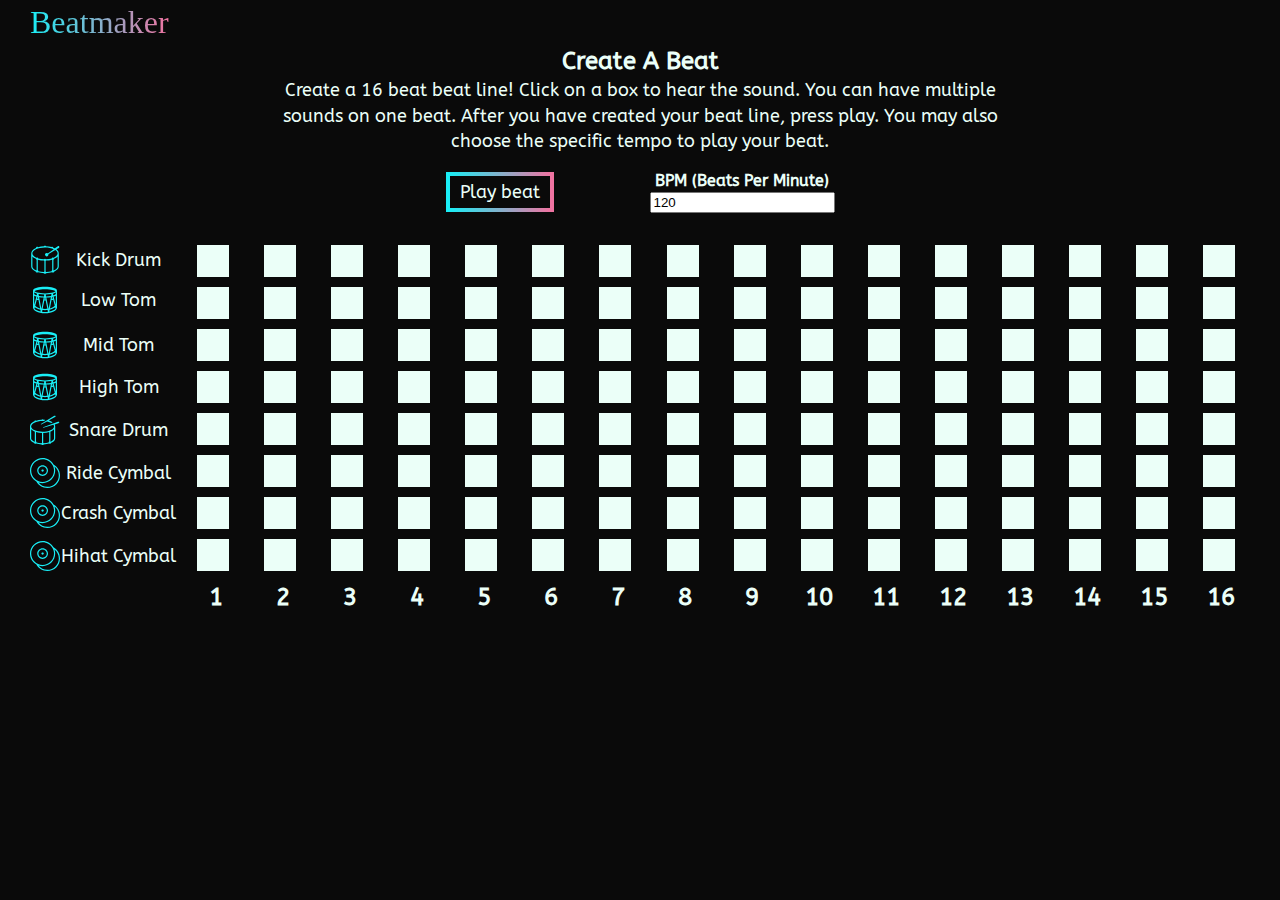
<file: beatmaker/createbeat.html>
<DOCTYPE! html>
<html lang="en" dir="ltr">
    <head>
        <meta charset="utf-8">
        <meta content="width=device-width, initial-scale=1" name="viewport" />
        <title>Beatmaker</title>
<link rel="stylesheet" href="style_createbeat.css">
    </head>
    <body>
<!--<div class="wrapper">-->
 <nav>
     <a id="title" href="index.html">Beatmaker</a>
  </nav>
  <section id="intro">
    <div id="createbeat"><h2>Create A Beat</h2></div>
    <div id="instructions"><p>Create a 16 beat beat line! Click on a box to hear the sound. You can have multiple sounds on one beat. After you have created your beat line, press play. You may also choose the specific tempo to play your beat.</p></div>
</section>
    <section id="playBeatSetTempo">
    <span><input type="button" id="playBeatButton" value="Play beat" onclick="playBeat()"></span>
    <h4>BPM (Beats Per Minute)<br> <input type="number" id="bpm" value="120"></h4>
    </section>
<section id="beatcontainer">
    <!--kick drum -->
    <div class="col" style="grid-area: keycol;">
    <div class="item space" id="KickDrum">
        <svg xmlns="http://www.w3.org/2000/svg" x="0px" y="0px" draggable="true"
    width="30" height="30"
    viewBox="0 0 172 172"
    style=" fill:#000000;"><g fill="none" fill-rule="nonzero" stroke="none" stroke-width="1" stroke-linecap="butt" stroke-linejoin="miter" stroke-miterlimit="10" stroke-dasharray="" stroke-dashoffset="0" font-family="none" font-weight="none" font-size="none" text-anchor="none" style="mix-blend-mode: normal"><path d="M0,172v-172h172v172z" fill="none"></path><g fill="#19eef6"><path d="M86,3.44c-2.63375,0 -4.86437,1.49156 -6.02,3.655c-12.29531,0.45688 -23.7575,2.24406 -33.8625,5.2675c-1.24969,-1.24969 -2.94281,-2.0425 -4.8375,-2.0425c-3.61469,0 -6.61125,2.795 -6.88,6.3425c-1.16906,0.51063 -2.33812,1.06156 -3.44,1.6125c-14.32437,7.16219 -24.08,17.57625 -24.08,29.885c0,0.51063 0.08063,0.99438 0.1075,1.505c-0.06719,0.28219 -0.1075,0.56438 -0.1075,0.86v73.315c0,5.77813 2.62031,11.12625 6.88,15.695c4.25969,4.56875 10.15875,8.46563 17.3075,11.7175c1.10188,0.49719 2.27094,0.92719 3.44,1.3975c0.60469,3.18469 3.41313,5.59 6.7725,5.59c1.73344,0 3.30563,-0.65844 4.515,-1.72c10.17219,2.83531 21.76875,4.60906 34.185,5.0525c1.16906,2.12313 3.42656,3.5475 6.02,3.5475c2.59344,0 4.85094,-1.42437 6.02,-3.5475c12.38938,-0.44344 24.02625,-2.23062 34.185,-5.0525c1.20938,1.06156 2.78156,1.72 4.515,1.72c3.35938,0 6.16781,-2.40531 6.7725,-5.59c1.16906,-0.47031 2.33813,-0.90031 3.44,-1.3975c7.14875,-3.25187 13.04781,-7.14875 17.3075,-11.7175c4.25969,-4.56875 6.88,-9.91687 6.88,-15.695v-73.315c0.01344,-0.3225 -0.02687,-0.65844 -0.1075,-0.9675c0.02688,-0.47031 0.1075,-0.92719 0.1075,-1.3975c0,-8.89562 -5.20031,-16.81031 -13.4375,-23.22l13.8675,-8.2775c2.70094,-1.59906 3.60125,-5.11969 1.8275,-7.8475c-1.73344,-2.71437 -5.40187,-3.44 -7.955,-1.6125l-16.77,11.9325c-0.5375,-0.28219 -1.06156,-0.57781 -1.6125,-0.86c-2.27094,-1.14219 -4.68969,-2.24406 -7.2025,-3.225c-0.90031,-2.75469 -3.50719,-4.73 -6.5575,-4.73c-1.47812,0 -2.84875,0.49719 -3.9775,1.29c-9.46,-2.59344 -20.03531,-4.085 -31.2825,-4.515c-1.15562,-2.16344 -3.38625,-3.655 -6.02,-3.655zM86,13.76c19.59188,0 37.24875,3.92375 50.2025,9.9975l-32.3575,23.005c0,0 -2.19031,0.79281 -3.9775,-0.1075c-1.49156,-0.73906 -3.18469,-1.02125 -4.945,-0.86c-5.38844,0.47031 -9.40625,5.25406 -8.9225,10.6425c0.48375,5.38844 5.25406,9.39281 10.6425,8.9225c5.38844,-0.47031 10.09156,-5.36156 8.9225,-10.6425c-0.41656,-1.84094 1.1825,-3.1175 1.1825,-3.1175l38.3775,-22.79c8.46563,5.77813 13.115,12.51031 13.115,19.35c0,8.58656 -7.24281,17.11938 -20.3175,23.65c-1.075,0.5375 -2.19031,1.11531 -3.3325,1.6125c-1.10187,-0.73906 -2.44562,-1.1825 -3.87,-1.1825c-3.09062,0 -5.68406,2.0425 -6.5575,4.8375c-9.54062,2.87563 -20.50562,4.79719 -32.3575,5.2675c-1.22281,-1.935 -3.34594,-3.225 -5.805,-3.225c-2.45906,0 -4.58219,1.29 -5.805,3.225c-11.85187,-0.47031 -22.81687,-2.39187 -32.3575,-5.2675c-0.87344,-2.795 -3.46687,-4.8375 -6.5575,-4.8375c-1.3975,0 -2.67406,0.47031 -3.7625,1.1825c-1.16906,-0.51062 -2.33812,-1.06156 -3.44,-1.6125c-13.07469,-6.53062 -20.3175,-15.06344 -20.3175,-23.65c0,-8.58656 7.24281,-17.11937 20.3175,-23.65c13.07469,-6.53062 31.48406,-10.75 51.9225,-10.75zM13.76,65.2525c4.21938,4.945 10.14531,9.27188 17.2,12.7925c1.10188,0.55094 2.28438,1.10188 3.44,1.6125c0.17469,2.31125 1.53188,4.27313 3.44,5.375v60.415c-0.38969,0.22844 -0.73906,0.45688 -1.075,0.7525c-0.98094,-0.40312 -1.97531,-0.76594 -2.9025,-1.1825c-6.54406,-2.96969 -11.65031,-6.45 -15.05,-10.105c-3.39969,-3.655 -5.0525,-7.35031 -5.0525,-11.0725zM158.24,65.2525v58.5875c0,3.72219 -1.65281,7.4175 -5.0525,11.0725c-3.39969,3.655 -8.50594,7.13531 -15.05,10.105c-0.92719,0.41656 -1.92156,0.77938 -2.9025,1.1825c-0.33594,-0.29562 -0.68531,-0.52406 -1.075,-0.7525v-60.415c1.90813,-1.10187 3.26531,-3.06375 3.44,-5.375c1.15563,-0.51062 2.33813,-1.06156 3.44,-1.6125c7.05469,-3.52062 12.98063,-7.8475 17.2,-12.7925zM46.1175,83.9575c10.105,2.99656 21.56719,4.81063 33.8625,5.2675c0.60469,1.12875 1.47813,2.0425 2.58,2.6875v60.415c-0.9675,0.56438 -1.77375,1.30344 -2.365,2.2575c-11.7175,-0.41656 -22.65562,-2.06937 -32.1425,-4.6225c-0.40312,-1.94844 -1.66625,-3.5475 -3.3325,-4.515v-60.415c0.52406,-0.29562 0.98094,-0.65844 1.3975,-1.075zM125.8825,83.9575c0.41656,0.41656 0.87344,0.77938 1.3975,1.075v60.415c-1.66625,0.9675 -2.92937,2.56656 -3.3325,4.515c-9.48687,2.55313 -20.425,4.20594 -32.1425,4.6225c-0.59125,-0.95406 -1.3975,-1.69312 -2.365,-2.2575v-60.415c1.10188,-0.645 1.97531,-1.55875 2.58,-2.6875c12.29531,-0.45687 23.7575,-2.27094 33.8625,-5.2675z"></path></g></g></svg>
    <p class="item">Kick Drum</p>
    </div>
    <div class="item" style="margin-bottom:15px;" id="LowTom">
        <svg xmlns="http://www.w3.org/2000/svg" x="0px" y="0px"
width="30" height="30"
viewBox="0 0 172 172"
style=" fill:#000000;"><g fill="none" fill-rule="nonzero" stroke="none" stroke-width="1" stroke-linecap="butt" stroke-linejoin="miter" stroke-miterlimit="10" stroke-dasharray="" stroke-dashoffset="0" font-family="none" font-weight="none" font-size="none" text-anchor="none" style="mix-blend-mode: normal"><path d="M0,172v-172h172v172z" fill="none"></path><g fill="#19eef6"><path d="M86,10.32c-18.26652,0 -34.81433,1.71108 -47.1186,5.06594c-6.15213,1.67743 -11.25633,3.7397 -15.09031,6.45c-3.83399,2.7103 -6.59109,6.44054 -6.59109,10.84406c0,0.0635 0.05261,0.11147 0.05375,0.17469c-0.03773,0.21063 -0.05572,0.42431 -0.05375,0.63828v6.06703v91.16c-0.00794,0.59365 0.13788,1.17924 0.42328,1.69985c0.50278,3.32929 2.12469,6.52556 4.91813,9.49359c3.27507,3.47976 7.89565,6.77108 13.77344,9.68172c11.75558,5.82127 28.57932,10.08485 49.68515,10.08485c21.10583,0 37.92958,-4.26357 49.68515,-10.08485c5.87779,-2.91064 10.49837,-6.20196 13.77344,-9.68172c2.79344,-2.96803 4.41534,-6.1643 4.91812,-9.49359c0.2854,-0.5206 0.43122,-1.1062 0.42328,-1.69985v-91.16v-6.06703c0.00197,-0.21397 -0.01602,-0.42766 -0.05375,-0.63828c0.00114,-0.06321 0.05375,-0.11119 0.05375,-0.17469c0,-4.40353 -2.75711,-8.13376 -6.5911,-10.84406c-3.83398,-2.7103 -8.93818,-4.77257 -15.09031,-6.45c-12.30426,-3.35485 -28.85208,-5.06594 -47.1186,-5.06594zM86,24.08c35.59511,0 54.81345,6.28556 60.24703,12.10047c-0.52839,0.553 -1.15258,1.12137 -2.0089,1.72672c-2.78103,1.96595 -7.251,3.88118 -12.92688,5.42875c-11.35176,3.09515 -27.48185,4.82406 -45.31125,4.82406c-17.8294,0 -33.95949,-1.72892 -45.31125,-4.82406c-5.67588,-1.54757 -10.14585,-3.4628 -12.92687,-5.42875c-0.85633,-0.60535 -1.48052,-1.17372 -2.00891,-1.72672c5.43359,-5.81491 24.65192,-12.10047 60.24703,-12.10047zM24.08,43.645c3.80822,2.63438 8.76669,4.68365 14.8014,6.32906c0.57373,0.15643 1.20199,0.29416 1.79391,0.44344l-2.34485,8.98297c-4.44294,-1.33613 -8.10523,-2.81257 -10.56187,-4.2664c-2.99018,-1.76958 -3.68859,-3.24228 -3.68859,-3.53406zM147.92,43.645v7.955c0,0.29178 -0.69842,1.76449 -3.6886,3.53406c-2.45665,1.45384 -6.11893,2.93028 -10.56187,4.2664l-2.34485,-8.98297c0.59192,-0.14928 1.22018,-0.28701 1.79391,-0.44344c6.03472,-1.64541 10.99318,-3.69468 14.8014,-6.32906zM48.93265,52.19125c9.58876,1.69468 20.88362,2.5714 32.96219,2.74797l-2.06938,10.32672c-10.42559,-0.30166 -20.36086,-1.35112 -28.91078,-2.9025zM123.06735,52.19125l-1.98203,10.17219c-8.54992,1.55138 -18.48519,2.60084 -28.91078,2.9025l-2.06938,-10.32672c12.07857,-0.17657 23.37343,-1.05329 32.96219,-2.74797zM24.08,60.93906c0.06366,0.03826 0.11735,0.08302 0.18141,0.12094c3.24526,1.92053 7.4358,3.55413 12.32891,4.99875l-11.83844,45.34485c-0.42821,-1.16002 -0.67187,-2.21051 -0.67187,-3.0436zM147.92,60.93906v47.42094c0,0.83309 -0.24367,1.88357 -0.67187,3.0436l-11.83844,-45.34485c4.89311,-1.44462 9.08365,-3.07822 12.32891,-4.99875c0.06406,-0.03791 0.11774,-0.08268 0.1814,-0.12094zM43.24187,67.80563c0.5929,0.13642 1.17914,0.27203 1.78719,0.40312l2.05594,10.56188c-2.234,-0.4715 -4.33468,-0.96974 -6.31563,-1.505zM128.75813,67.80563l2.4725,9.46c-1.98086,0.53615 -4.08149,1.03943 -6.31563,1.51172l2.05594,-10.5686c0.60805,-0.13109 1.19429,-0.2667 1.78719,-0.40312zM52.31219,69.57265c7.97357,1.32037 16.83994,2.21152 26.14266,2.52625l-12.81266,63.79453c-0.15121,-0.02633 -0.31326,-0.04703 -0.46359,-0.0739zM119.68781,69.57265l-12.86641,66.24688c-0.15033,0.02688 -0.31239,0.04758 -0.46359,0.0739l-12.81266,-63.79453c9.30272,-0.31473 18.16909,-1.20588 26.14266,-2.52625zM85.44235,72.23328c0.18704,0.00047 0.3704,0.00672 0.55765,0.00672c0.18726,0 0.37061,-0.00625 0.55765,-0.00672l2.06266,10.29312c-0.87448,0.01046 -1.74127,0.0336 -2.62031,0.0336c-0.87873,0 -1.74629,-0.02218 -2.62031,-0.0336zM39.02922,83.91719c2.9508,0.79615 6.09132,1.53305 9.47344,2.17688l9.35922,48.16c-7.9457,-2.07728 -14.42414,-4.94941 -19.49109,-8.11625c-3.5729,-2.23307 -6.37018,-4.63773 -8.53953,-6.98078zM132.97078,83.9239l9.19797,35.23313c-2.16935,2.34305 -4.96663,4.74772 -8.53953,6.98078c-5.06695,3.16684 -11.54539,6.03897 -19.49109,8.11625l9.3525,-48.16c3.38615,-0.64388 6.52694,-1.37358 9.48015,-2.17016zM82.00235,89.38625c1.32918,0.02441 2.65678,0.05375 3.99765,0.05375c1.34074,0 2.66759,-0.0308 3.99765,-0.05375l9.53391,47.46797c-4.23235,0.46022 -8.70665,0.74578 -13.53156,0.74578c-4.82491,0 -9.29922,-0.28556 -13.53156,-0.74578zM27.80891,126.89031c2.03903,1.75242 4.32551,3.45762 6.92031,5.07937c6.38938,3.99337 14.60228,7.39567 24.56375,9.65485l2.1164,10.8911c-8.80419,-1.70676 -16.2368,-4.21249 -22.04422,-7.08828c-5.30221,-2.62561 -9.28163,-5.54242 -11.81156,-8.23047c-0.76214,-0.80978 -1.34242,-1.57496 -1.83422,-2.31125zM144.1911,126.89031l2.08953,7.99531c-0.4918,0.73629 -1.07208,1.50147 -1.83422,2.31125c-2.52993,2.68805 -6.50935,5.60486 -11.81156,8.23047c-5.80742,2.87579 -13.24003,5.38153 -22.04422,7.08828l2.1164,-10.8911c9.96147,-2.25918 18.17437,-5.66148 24.56375,-9.65485c2.5948,-1.62175 4.88128,-3.32695 6.92031,-5.07937zM71.11125,143.63344c4.66119,0.52988 9.59988,0.84656 14.88875,0.84656c5.28887,0 10.22756,-0.31669 14.88875,-0.84656l2.02906,10.09828c-5.25098,0.66141 -10.86396,1.06828 -16.91781,1.06828c-6.05385,0 -11.66684,-0.40687 -16.91781,-1.06828z"></path></g></g></svg>
        <p class="item">Low Tom</p>
    </div>
    <div class="item" style="margin-bottom:12px;" id="MidTom">
        <svg xmlns="http://www.w3.org/2000/svg" x="0px" y="0px"
width="30" height="30"
viewBox="0 0 172 172"
style=" fill:#000000;"><g fill="none" fill-rule="nonzero" stroke="none" stroke-width="1" stroke-linecap="butt" stroke-linejoin="miter" stroke-miterlimit="10" stroke-dasharray="" stroke-dashoffset="0" font-family="none" font-weight="none" font-size="none" text-anchor="none" style="mix-blend-mode: normal"><path d="M0,172v-172h172v172z" fill="none"></path><g fill="#19eef6"><path d="M86,10.32c-18.26652,0 -34.81433,1.71108 -47.1186,5.06594c-6.15213,1.67743 -11.25633,3.7397 -15.09031,6.45c-3.83399,2.7103 -6.59109,6.44054 -6.59109,10.84406c0,0.0635 0.05261,0.11147 0.05375,0.17469c-0.03773,0.21063 -0.05572,0.42431 -0.05375,0.63828v6.06703v91.16c-0.00794,0.59365 0.13788,1.17924 0.42328,1.69985c0.50278,3.32929 2.12469,6.52556 4.91813,9.49359c3.27507,3.47976 7.89565,6.77108 13.77344,9.68172c11.75558,5.82127 28.57932,10.08485 49.68515,10.08485c21.10583,0 37.92958,-4.26357 49.68515,-10.08485c5.87779,-2.91064 10.49837,-6.20196 13.77344,-9.68172c2.79344,-2.96803 4.41534,-6.1643 4.91812,-9.49359c0.2854,-0.5206 0.43122,-1.1062 0.42328,-1.69985v-91.16v-6.06703c0.00197,-0.21397 -0.01602,-0.42766 -0.05375,-0.63828c0.00114,-0.06321 0.05375,-0.11119 0.05375,-0.17469c0,-4.40353 -2.75711,-8.13376 -6.5911,-10.84406c-3.83398,-2.7103 -8.93818,-4.77257 -15.09031,-6.45c-12.30426,-3.35485 -28.85208,-5.06594 -47.1186,-5.06594zM86,24.08c35.59511,0 54.81345,6.28556 60.24703,12.10047c-0.52839,0.553 -1.15258,1.12137 -2.0089,1.72672c-2.78103,1.96595 -7.251,3.88118 -12.92688,5.42875c-11.35176,3.09515 -27.48185,4.82406 -45.31125,4.82406c-17.8294,0 -33.95949,-1.72892 -45.31125,-4.82406c-5.67588,-1.54757 -10.14585,-3.4628 -12.92687,-5.42875c-0.85633,-0.60535 -1.48052,-1.17372 -2.00891,-1.72672c5.43359,-5.81491 24.65192,-12.10047 60.24703,-12.10047zM24.08,43.645c3.80822,2.63438 8.76669,4.68365 14.8014,6.32906c0.57373,0.15643 1.20199,0.29416 1.79391,0.44344l-2.34485,8.98297c-4.44294,-1.33613 -8.10523,-2.81257 -10.56187,-4.2664c-2.99018,-1.76958 -3.68859,-3.24228 -3.68859,-3.53406zM147.92,43.645v7.955c0,0.29178 -0.69842,1.76449 -3.6886,3.53406c-2.45665,1.45384 -6.11893,2.93028 -10.56187,4.2664l-2.34485,-8.98297c0.59192,-0.14928 1.22018,-0.28701 1.79391,-0.44344c6.03472,-1.64541 10.99318,-3.69468 14.8014,-6.32906zM48.93265,52.19125c9.58876,1.69468 20.88362,2.5714 32.96219,2.74797l-2.06938,10.32672c-10.42559,-0.30166 -20.36086,-1.35112 -28.91078,-2.9025zM123.06735,52.19125l-1.98203,10.17219c-8.54992,1.55138 -18.48519,2.60084 -28.91078,2.9025l-2.06938,-10.32672c12.07857,-0.17657 23.37343,-1.05329 32.96219,-2.74797zM24.08,60.93906c0.06366,0.03826 0.11735,0.08302 0.18141,0.12094c3.24526,1.92053 7.4358,3.55413 12.32891,4.99875l-11.83844,45.34485c-0.42821,-1.16002 -0.67187,-2.21051 -0.67187,-3.0436zM147.92,60.93906v47.42094c0,0.83309 -0.24367,1.88357 -0.67187,3.0436l-11.83844,-45.34485c4.89311,-1.44462 9.08365,-3.07822 12.32891,-4.99875c0.06406,-0.03791 0.11774,-0.08268 0.1814,-0.12094zM43.24187,67.80563c0.5929,0.13642 1.17914,0.27203 1.78719,0.40312l2.05594,10.56188c-2.234,-0.4715 -4.33468,-0.96974 -6.31563,-1.505zM128.75813,67.80563l2.4725,9.46c-1.98086,0.53615 -4.08149,1.03943 -6.31563,1.51172l2.05594,-10.5686c0.60805,-0.13109 1.19429,-0.2667 1.78719,-0.40312zM52.31219,69.57265c7.97357,1.32037 16.83994,2.21152 26.14266,2.52625l-12.81266,63.79453c-0.15121,-0.02633 -0.31326,-0.04703 -0.46359,-0.0739zM119.68781,69.57265l-12.86641,66.24688c-0.15033,0.02688 -0.31239,0.04758 -0.46359,0.0739l-12.81266,-63.79453c9.30272,-0.31473 18.16909,-1.20588 26.14266,-2.52625zM85.44235,72.23328c0.18704,0.00047 0.3704,0.00672 0.55765,0.00672c0.18726,0 0.37061,-0.00625 0.55765,-0.00672l2.06266,10.29312c-0.87448,0.01046 -1.74127,0.0336 -2.62031,0.0336c-0.87873,0 -1.74629,-0.02218 -2.62031,-0.0336zM39.02922,83.91719c2.9508,0.79615 6.09132,1.53305 9.47344,2.17688l9.35922,48.16c-7.9457,-2.07728 -14.42414,-4.94941 -19.49109,-8.11625c-3.5729,-2.23307 -6.37018,-4.63773 -8.53953,-6.98078zM132.97078,83.9239l9.19797,35.23313c-2.16935,2.34305 -4.96663,4.74772 -8.53953,6.98078c-5.06695,3.16684 -11.54539,6.03897 -19.49109,8.11625l9.3525,-48.16c3.38615,-0.64388 6.52694,-1.37358 9.48015,-2.17016zM82.00235,89.38625c1.32918,0.02441 2.65678,0.05375 3.99765,0.05375c1.34074,0 2.66759,-0.0308 3.99765,-0.05375l9.53391,47.46797c-4.23235,0.46022 -8.70665,0.74578 -13.53156,0.74578c-4.82491,0 -9.29922,-0.28556 -13.53156,-0.74578zM27.80891,126.89031c2.03903,1.75242 4.32551,3.45762 6.92031,5.07937c6.38938,3.99337 14.60228,7.39567 24.56375,9.65485l2.1164,10.8911c-8.80419,-1.70676 -16.2368,-4.21249 -22.04422,-7.08828c-5.30221,-2.62561 -9.28163,-5.54242 -11.81156,-8.23047c-0.76214,-0.80978 -1.34242,-1.57496 -1.83422,-2.31125zM144.1911,126.89031l2.08953,7.99531c-0.4918,0.73629 -1.07208,1.50147 -1.83422,2.31125c-2.52993,2.68805 -6.50935,5.60486 -11.81156,8.23047c-5.80742,2.87579 -13.24003,5.38153 -22.04422,7.08828l2.1164,-10.8911c9.96147,-2.25918 18.17437,-5.66148 24.56375,-9.65485c2.5948,-1.62175 4.88128,-3.32695 6.92031,-5.07937zM71.11125,143.63344c4.66119,0.52988 9.59988,0.84656 14.88875,0.84656c5.28887,0 10.22756,-0.31669 14.88875,-0.84656l2.02906,10.09828c-5.25098,0.66141 -10.86396,1.06828 -16.91781,1.06828c-6.05385,0 -11.66684,-0.40687 -16.91781,-1.06828z"></path></g></g></svg>
        <p class="item">Mid Tom</p>
    </div>
    <div class="item" style="margin-bottom:13px;" id="HighTom">
        <svg xmlns="http://www.w3.org/2000/svg" x="0px" y="0px"
width="30" height="30"
viewBox="0 0 172 172"
style=" fill:#000000;"><g fill="none" fill-rule="nonzero" stroke="none" stroke-width="1" stroke-linecap="butt" stroke-linejoin="miter" stroke-miterlimit="10" stroke-dasharray="" stroke-dashoffset="0" font-family="none" font-weight="none" font-size="none" text-anchor="none" style="mix-blend-mode: normal"><path d="M0,172v-172h172v172z" fill="none"></path><g fill="#19eef6"><path d="M86,10.32c-18.26652,0 -34.81433,1.71108 -47.1186,5.06594c-6.15213,1.67743 -11.25633,3.7397 -15.09031,6.45c-3.83399,2.7103 -6.59109,6.44054 -6.59109,10.84406c0,0.0635 0.05261,0.11147 0.05375,0.17469c-0.03773,0.21063 -0.05572,0.42431 -0.05375,0.63828v6.06703v91.16c-0.00794,0.59365 0.13788,1.17924 0.42328,1.69985c0.50278,3.32929 2.12469,6.52556 4.91813,9.49359c3.27507,3.47976 7.89565,6.77108 13.77344,9.68172c11.75558,5.82127 28.57932,10.08485 49.68515,10.08485c21.10583,0 37.92958,-4.26357 49.68515,-10.08485c5.87779,-2.91064 10.49837,-6.20196 13.77344,-9.68172c2.79344,-2.96803 4.41534,-6.1643 4.91812,-9.49359c0.2854,-0.5206 0.43122,-1.1062 0.42328,-1.69985v-91.16v-6.06703c0.00197,-0.21397 -0.01602,-0.42766 -0.05375,-0.63828c0.00114,-0.06321 0.05375,-0.11119 0.05375,-0.17469c0,-4.40353 -2.75711,-8.13376 -6.5911,-10.84406c-3.83398,-2.7103 -8.93818,-4.77257 -15.09031,-6.45c-12.30426,-3.35485 -28.85208,-5.06594 -47.1186,-5.06594zM86,24.08c35.59511,0 54.81345,6.28556 60.24703,12.10047c-0.52839,0.553 -1.15258,1.12137 -2.0089,1.72672c-2.78103,1.96595 -7.251,3.88118 -12.92688,5.42875c-11.35176,3.09515 -27.48185,4.82406 -45.31125,4.82406c-17.8294,0 -33.95949,-1.72892 -45.31125,-4.82406c-5.67588,-1.54757 -10.14585,-3.4628 -12.92687,-5.42875c-0.85633,-0.60535 -1.48052,-1.17372 -2.00891,-1.72672c5.43359,-5.81491 24.65192,-12.10047 60.24703,-12.10047zM24.08,43.645c3.80822,2.63438 8.76669,4.68365 14.8014,6.32906c0.57373,0.15643 1.20199,0.29416 1.79391,0.44344l-2.34485,8.98297c-4.44294,-1.33613 -8.10523,-2.81257 -10.56187,-4.2664c-2.99018,-1.76958 -3.68859,-3.24228 -3.68859,-3.53406zM147.92,43.645v7.955c0,0.29178 -0.69842,1.76449 -3.6886,3.53406c-2.45665,1.45384 -6.11893,2.93028 -10.56187,4.2664l-2.34485,-8.98297c0.59192,-0.14928 1.22018,-0.28701 1.79391,-0.44344c6.03472,-1.64541 10.99318,-3.69468 14.8014,-6.32906zM48.93265,52.19125c9.58876,1.69468 20.88362,2.5714 32.96219,2.74797l-2.06938,10.32672c-10.42559,-0.30166 -20.36086,-1.35112 -28.91078,-2.9025zM123.06735,52.19125l-1.98203,10.17219c-8.54992,1.55138 -18.48519,2.60084 -28.91078,2.9025l-2.06938,-10.32672c12.07857,-0.17657 23.37343,-1.05329 32.96219,-2.74797zM24.08,60.93906c0.06366,0.03826 0.11735,0.08302 0.18141,0.12094c3.24526,1.92053 7.4358,3.55413 12.32891,4.99875l-11.83844,45.34485c-0.42821,-1.16002 -0.67187,-2.21051 -0.67187,-3.0436zM147.92,60.93906v47.42094c0,0.83309 -0.24367,1.88357 -0.67187,3.0436l-11.83844,-45.34485c4.89311,-1.44462 9.08365,-3.07822 12.32891,-4.99875c0.06406,-0.03791 0.11774,-0.08268 0.1814,-0.12094zM43.24187,67.80563c0.5929,0.13642 1.17914,0.27203 1.78719,0.40312l2.05594,10.56188c-2.234,-0.4715 -4.33468,-0.96974 -6.31563,-1.505zM128.75813,67.80563l2.4725,9.46c-1.98086,0.53615 -4.08149,1.03943 -6.31563,1.51172l2.05594,-10.5686c0.60805,-0.13109 1.19429,-0.2667 1.78719,-0.40312zM52.31219,69.57265c7.97357,1.32037 16.83994,2.21152 26.14266,2.52625l-12.81266,63.79453c-0.15121,-0.02633 -0.31326,-0.04703 -0.46359,-0.0739zM119.68781,69.57265l-12.86641,66.24688c-0.15033,0.02688 -0.31239,0.04758 -0.46359,0.0739l-12.81266,-63.79453c9.30272,-0.31473 18.16909,-1.20588 26.14266,-2.52625zM85.44235,72.23328c0.18704,0.00047 0.3704,0.00672 0.55765,0.00672c0.18726,0 0.37061,-0.00625 0.55765,-0.00672l2.06266,10.29312c-0.87448,0.01046 -1.74127,0.0336 -2.62031,0.0336c-0.87873,0 -1.74629,-0.02218 -2.62031,-0.0336zM39.02922,83.91719c2.9508,0.79615 6.09132,1.53305 9.47344,2.17688l9.35922,48.16c-7.9457,-2.07728 -14.42414,-4.94941 -19.49109,-8.11625c-3.5729,-2.23307 -6.37018,-4.63773 -8.53953,-6.98078zM132.97078,83.9239l9.19797,35.23313c-2.16935,2.34305 -4.96663,4.74772 -8.53953,6.98078c-5.06695,3.16684 -11.54539,6.03897 -19.49109,8.11625l9.3525,-48.16c3.38615,-0.64388 6.52694,-1.37358 9.48015,-2.17016zM82.00235,89.38625c1.32918,0.02441 2.65678,0.05375 3.99765,0.05375c1.34074,0 2.66759,-0.0308 3.99765,-0.05375l9.53391,47.46797c-4.23235,0.46022 -8.70665,0.74578 -13.53156,0.74578c-4.82491,0 -9.29922,-0.28556 -13.53156,-0.74578zM27.80891,126.89031c2.03903,1.75242 4.32551,3.45762 6.92031,5.07937c6.38938,3.99337 14.60228,7.39567 24.56375,9.65485l2.1164,10.8911c-8.80419,-1.70676 -16.2368,-4.21249 -22.04422,-7.08828c-5.30221,-2.62561 -9.28163,-5.54242 -11.81156,-8.23047c-0.76214,-0.80978 -1.34242,-1.57496 -1.83422,-2.31125zM144.1911,126.89031l2.08953,7.99531c-0.4918,0.73629 -1.07208,1.50147 -1.83422,2.31125c-2.52993,2.68805 -6.50935,5.60486 -11.81156,8.23047c-5.80742,2.87579 -13.24003,5.38153 -22.04422,7.08828l2.1164,-10.8911c9.96147,-2.25918 18.17437,-5.66148 24.56375,-9.65485c2.5948,-1.62175 4.88128,-3.32695 6.92031,-5.07937zM71.11125,143.63344c4.66119,0.52988 9.59988,0.84656 14.88875,0.84656c5.28887,0 10.22756,-0.31669 14.88875,-0.84656l2.02906,10.09828c-5.25098,0.66141 -10.86396,1.06828 -16.91781,1.06828c-6.05385,0 -11.66684,-0.40687 -16.91781,-1.06828z"></path></g></g></svg>
        <p class="item">High Tom</p>
    </div>
    <div class="item" style="margin-bottom:13px;" id="SnareDrum">
        <svg xmlns="http://www.w3.org/2000/svg" x="0px" y="0px"
width="30" height="30"
viewBox="0 0 172 172"
style=" fill:#000000;"><g fill="none" fill-rule="nonzero" stroke="none" stroke-width="1" stroke-linecap="butt" stroke-linejoin="miter" stroke-miterlimit="10" stroke-dasharray="" stroke-dashoffset="0" font-family="none" font-weight="none" font-size="none" text-anchor="none" style="mix-blend-mode: normal"><path d="M0,172v-172h172v172z" fill="none"></path><g fill="#19eef6"><path d="M142.4375,3.7625c-1.03469,0.08063 -2.09625,0.44344 -3.1175,1.075l-76.755,46.3325c-0.61812,0.37625 -0.645,1.505 -0.1075,2.4725c0.55094,0.95406 1.505,1.42438 2.15,1.075l33.0025,-17.845c6.70531,1.37063 12.84625,3.29219 18.1675,5.59c2.28438,0.98094 4.46125,2.09625 6.45,3.225l7.4175,-3.5475c-2.88906,-2.12312 -7.67281,-4.54187 -11.0725,-6.02c-3.655,-1.58562 -7.61906,-2.91594 -11.825,-4.085l36.765,-19.8875c2.795,-1.51844 4.1925,-4.46125 3.01,-6.5575c-0.76594,-1.31687 -2.35156,-1.96187 -4.085,-1.8275zM72.24,24.08c-2.63375,0 -4.86437,1.49156 -6.02,3.655c-11.15312,0.47031 -21.58062,2.15 -30.745,4.945c-1.20937,-1.06156 -2.78156,-1.72 -4.515,-1.72c-3.50719,0 -6.3425,2.63375 -6.7725,6.02c-0.69875,0.3225 -1.46469,0.63156 -2.15,0.9675c-12.7925,6.39625 -21.66125,15.62781 -22.0375,26.66c-0.01344,0.17469 -0.01344,0.36281 0,0.5375c0,0.06719 0,0.14781 0,0.215v68.8c0,5.30781 2.43219,10.23938 6.3425,14.405c3.91031,4.16563 9.28531,7.71313 15.8025,10.6425c0.69875,0.30906 1.43781,0.56438 2.15,0.86c0.79281,2.91594 3.49375,5.0525 6.665,5.0525c1.47813,0 2.84875,-0.49719 3.9775,-1.29c9.29875,2.60688 19.90094,4.1925 31.2825,4.6225c1.16906,2.12313 3.42656,3.5475 6.02,3.5475c2.59344,0 4.85094,-1.42437 6.02,-3.5475c11.38156,-0.43 21.98375,-2.01562 31.2825,-4.6225c1.12875,0.79281 2.49938,1.29 3.9775,1.29c3.17125,0 5.87219,-2.13656 6.665,-5.0525c0.71219,-0.29562 1.45125,-0.55094 2.15,-0.86c6.51719,-2.92937 11.89219,-6.47687 15.8025,-10.6425c3.91031,-4.16562 6.3425,-9.09719 6.3425,-14.405v-68.8c0,-0.1075 0,-0.215 0,-0.3225c0,-0.04031 0,-0.06719 0,-0.1075c-0.08062,-3.85656 -1.23625,-7.55187 -3.225,-10.965l21.715,-6.5575c3.5475,-1.04812 5.83188,-3.78937 5.0525,-6.1275c-0.73906,-2.31125 -4.28656,-3.18469 -7.74,-1.935l-84.8175,30.53c-0.63156,0.20156 -0.86,1.10188 -0.5375,2.0425c0.26875,0.92719 1.00781,1.59906 1.6125,1.3975l57.835,-17.3075c2.00219,2.88906 3.1175,5.81844 3.225,8.815c0,0.1075 0,0.215 0,0.3225c0,0.06719 0,0.14781 0,0.215c0,7.64594 -6.45,15.3725 -18.275,21.285c-1.90812,0.95406 -3.9775,1.85438 -6.1275,2.6875c-0.14781,0.02688 -0.29562,0.06719 -0.43,0.1075c-0.45687,0.09406 -0.90031,0.26875 -1.29,0.5375c-10.72312,3.89688 -24.01281,6.26188 -38.485,6.3425c-0.34937,-0.09406 -0.71219,-0.13437 -1.075,-0.1075c-0.1075,0.02688 -0.215,0.06719 -0.3225,0.1075c-15.14406,-0.06719 -29.025,-2.67406 -39.99,-6.88c-0.1075,-0.04031 -0.215,-0.08062 -0.3225,-0.1075c-2.15,-0.83312 -4.21937,-1.73344 -6.1275,-2.6875c-11.825,-5.9125 -18.275,-13.63906 -18.275,-21.285c0,-0.1075 0,-0.215 0,-0.3225c0.17469,-7.53844 6.61125,-15.13062 18.275,-20.9625c11.825,-5.9125 28.55469,-9.675 47.085,-9.675c3.91031,0 5.53625,-0.05375 7.095,0.1075l9.245,-6.1275c-2.55312,-0.22844 -6.54406,-0.48375 -10.32,-0.645c-1.15562,-2.16344 -3.38625,-3.655 -6.02,-3.655zM6.88,81.5925c3.82969,4.28656 8.98969,8.10281 15.1575,11.18c1.73344,0.86 3.60125,1.70656 5.4825,2.4725v57.0825c-0.47031,0.26875 -0.90031,0.59125 -1.29,0.9675c-0.37625,-0.16125 -0.80625,-0.26875 -1.1825,-0.43c-5.92594,-2.66062 -10.60219,-5.77812 -13.6525,-9.03c-3.05031,-3.25187 -4.515,-6.43656 -4.515,-9.675zM137.6,81.5925v52.5675c0,3.23844 -1.46469,6.42313 -4.515,9.675c-3.05031,3.25188 -7.72656,6.36938 -13.6525,9.03c-0.37625,0.16125 -0.80625,0.26875 -1.1825,0.43c-0.38969,-0.37625 -0.81969,-0.69875 -1.29,-0.9675v-57.0825c1.88125,-0.76594 3.74906,-1.6125 5.4825,-2.4725c6.16781,-3.07719 11.32781,-6.89344 15.1575,-11.18zM34.4,97.7175c10.11844,3.21156 21.83594,5.07938 34.4,5.375v56.115c-0.98094,0.56438 -1.76031,1.41094 -2.365,2.365c-10.49469,-0.41656 -20.23687,-1.88125 -28.7025,-4.1925c-0.26875,-2.17687 -1.51844,-4.00437 -3.3325,-5.0525zM110.08,97.7175v54.61c-1.81406,1.04813 -3.06375,2.87563 -3.3325,5.0525c-8.46562,2.31125 -18.20781,3.77594 -28.7025,4.1925c-0.60469,-0.95406 -1.38406,-1.80062 -2.365,-2.365v-56.115c12.56406,-0.29562 24.28156,-2.16344 34.4,-5.375z"></path></g></g></svg>
<p class="item">Snare Drum</p>
    </div>
    <div class="item space" id="RideCymbal">
        <svg xmlns="http://www.w3.org/2000/svg" x="0px" y="0px"
width="30" height="30"
viewBox="0 0 172 172"
style=" fill:#000000;"><g fill="none" fill-rule="nonzero" stroke="none" stroke-width="1" stroke-linecap="butt" stroke-linejoin="miter" stroke-miterlimit="10" stroke-dasharray="" stroke-dashoffset="0" font-family="none" font-weight="none" font-size="none" text-anchor="none" style="mix-blend-mode: normal"><path d="M0,172v-172h172v172z" fill="none"></path><g fill="#19eef6"><path d="M72.24,0c-39.85562,0 -72.24,32.38438 -72.24,72.24c0,26.875 14.74094,50.33688 36.55,62.78c12.37594,22.09125 36.02594,36.98 63.21,36.98c39.72125,0 72.24,-32.51875 72.24,-72.24c0,-27.18406 -14.88875,-50.83406 -36.98,-63.21c-12.44312,-21.80906 -35.905,-36.55 -62.78,-36.55zM72.24,6.88c24.84594,0 46.45344,13.81375 57.5125,34.185c0.04031,0.04031 0.06719,0.06719 0.1075,0.1075c4.98531,9.23156 7.74,19.82031 7.74,31.0675c0,36.13344 -29.22656,65.36 -65.36,65.36c-36.13344,0 -65.36,-29.22656 -65.36,-65.36c0,-36.13344 29.22656,-65.36 65.36,-65.36zM72.24,41.28c-17.05219,0 -30.96,13.90781 -30.96,30.96c0,17.05219 13.90781,30.96 30.96,30.96c17.05219,0 30.96,-13.90781 30.96,-30.96c0,-17.05219 -13.90781,-30.96 -30.96,-30.96zM72.24,48.16c13.34344,0 24.08,10.73656 24.08,24.08c0,13.34344 -10.73656,24.08 -24.08,24.08c-13.34344,0 -24.08,-10.73656 -24.08,-24.08c0,-13.34344 10.73656,-24.08 24.08,-24.08zM140.5025,48.4825c15.00969,11.98625 24.6175,30.44938 24.6175,51.2775c0,35.95875 -29.40125,65.36 -65.36,65.36c-20.82812,0 -39.29125,-9.60781 -51.2775,-24.6175c7.43094,2.59344 15.45313,3.9775 23.7575,3.9775c39.85563,0 72.24,-32.38437 72.24,-72.24c0,-8.30437 -1.38406,-16.32656 -3.9775,-23.7575zM72.24,65.36c-3.80281,0 -6.88,3.07719 -6.88,6.88c0,3.80281 3.07719,6.88 6.88,6.88c3.80281,0 6.88,-3.07719 6.88,-6.88c0,-3.80281 -3.07719,-6.88 -6.88,-6.88z"></path></g></g></svg>
        <p class="item">Ride Cymbal</p>
    </div>
    <div class="item" style="margin-bottom:13px;" id="CrashCymbal">
        <svg xmlns="http://www.w3.org/2000/svg" x="0px" y="0px"
        width="30" height="30"
        viewBox="0 0 172 172"
        style=" fill:#000000;"><g fill="none" fill-rule="nonzero" stroke="none" stroke-width="1" stroke-linecap="butt" stroke-linejoin="miter" stroke-miterlimit="10" stroke-dasharray="" stroke-dashoffset="0" font-family="none" font-weight="none" font-size="none" text-anchor="none" style="mix-blend-mode: normal"><path d="M0,172v-172h172v172z" fill="none"></path><g fill="#19eef6"><path d="M72.24,0c-39.85562,0 -72.24,32.38438 -72.24,72.24c0,26.875 14.74094,50.33688 36.55,62.78c12.37594,22.09125 36.02594,36.98 63.21,36.98c39.72125,0 72.24,-32.51875 72.24,-72.24c0,-27.18406 -14.88875,-50.83406 -36.98,-63.21c-12.44312,-21.80906 -35.905,-36.55 -62.78,-36.55zM72.24,6.88c24.84594,0 46.45344,13.81375 57.5125,34.185c0.04031,0.04031 0.06719,0.06719 0.1075,0.1075c4.98531,9.23156 7.74,19.82031 7.74,31.0675c0,36.13344 -29.22656,65.36 -65.36,65.36c-36.13344,0 -65.36,-29.22656 -65.36,-65.36c0,-36.13344 29.22656,-65.36 65.36,-65.36zM72.24,41.28c-17.05219,0 -30.96,13.90781 -30.96,30.96c0,17.05219 13.90781,30.96 30.96,30.96c17.05219,0 30.96,-13.90781 30.96,-30.96c0,-17.05219 -13.90781,-30.96 -30.96,-30.96zM72.24,48.16c13.34344,0 24.08,10.73656 24.08,24.08c0,13.34344 -10.73656,24.08 -24.08,24.08c-13.34344,0 -24.08,-10.73656 -24.08,-24.08c0,-13.34344 10.73656,-24.08 24.08,-24.08zM140.5025,48.4825c15.00969,11.98625 24.6175,30.44938 24.6175,51.2775c0,35.95875 -29.40125,65.36 -65.36,65.36c-20.82812,0 -39.29125,-9.60781 -51.2775,-24.6175c7.43094,2.59344 15.45313,3.9775 23.7575,3.9775c39.85563,0 72.24,-32.38437 72.24,-72.24c0,-8.30437 -1.38406,-16.32656 -3.9775,-23.7575zM72.24,65.36c-3.80281,0 -6.88,3.07719 -6.88,6.88c0,3.80281 3.07719,6.88 6.88,6.88c3.80281,0 6.88,-3.07719 6.88,-6.88c0,-3.80281 -3.07719,-6.88 -6.88,-6.88z"></path></g></g></svg>
        <p class="item">Crash Cymbal</p>
    </div>
    <div class="item space" id="HiHatCymbal">
        <svg xmlns="http://www.w3.org/2000/svg" x="0px" y="0px"
width="30" height="30"
viewBox="0 0 172 172"
style=" fill:#000000;"><g fill="none" fill-rule="nonzero" stroke="none" stroke-width="1" stroke-linecap="butt" stroke-linejoin="miter" stroke-miterlimit="10" stroke-dasharray="" stroke-dashoffset="0" font-family="none" font-weight="none" font-size="none" text-anchor="none" style="mix-blend-mode: normal"><path d="M0,172v-172h172v172z" fill="none"></path><g fill="#19eef6"><path d="M72.24,0c-39.85562,0 -72.24,32.38438 -72.24,72.24c0,26.875 14.74094,50.33688 36.55,62.78c12.37594,22.09125 36.02594,36.98 63.21,36.98c39.72125,0 72.24,-32.51875 72.24,-72.24c0,-27.18406 -14.88875,-50.83406 -36.98,-63.21c-12.44312,-21.80906 -35.905,-36.55 -62.78,-36.55zM72.24,6.88c24.84594,0 46.45344,13.81375 57.5125,34.185c0.04031,0.04031 0.06719,0.06719 0.1075,0.1075c4.98531,9.23156 7.74,19.82031 7.74,31.0675c0,36.13344 -29.22656,65.36 -65.36,65.36c-36.13344,0 -65.36,-29.22656 -65.36,-65.36c0,-36.13344 29.22656,-65.36 65.36,-65.36zM72.24,41.28c-17.05219,0 -30.96,13.90781 -30.96,30.96c0,17.05219 13.90781,30.96 30.96,30.96c17.05219,0 30.96,-13.90781 30.96,-30.96c0,-17.05219 -13.90781,-30.96 -30.96,-30.96zM72.24,48.16c13.34344,0 24.08,10.73656 24.08,24.08c0,13.34344 -10.73656,24.08 -24.08,24.08c-13.34344,0 -24.08,-10.73656 -24.08,-24.08c0,-13.34344 10.73656,-24.08 24.08,-24.08zM140.5025,48.4825c15.00969,11.98625 24.6175,30.44938 24.6175,51.2775c0,35.95875 -29.40125,65.36 -65.36,65.36c-20.82812,0 -39.29125,-9.60781 -51.2775,-24.6175c7.43094,2.59344 15.45313,3.9775 23.7575,3.9775c39.85563,0 72.24,-32.38437 72.24,-72.24c0,-8.30437 -1.38406,-16.32656 -3.9775,-23.7575zM72.24,65.36c-3.80281,0 -6.88,3.07719 -6.88,6.88c0,3.80281 3.07719,6.88 6.88,6.88c3.80281,0 6.88,-3.07719 6.88,-6.88c0,-3.80281 -3.07719,-6.88 -6.88,-6.88z"></path></g></g></svg>
        <p class="item">Hihat Cymbal</p>
    </div>
</div>

    <div class="col" style="grid-area: col1;">
    <div class="beatbox" id="KickDrum"></div>
    <div class="beatbox" id="LowTom"></div>
    <div class="beatbox" id="MidTom"></div>
    <div class="beatbox" id="HighTom" ></div>
    <div class="beatbox" id="SnareDrum" ></div>
    <div class="beatbox" id="RideCymbal" ></div>
    <div class="beatbox" id="CrashCymbal" ></div>
    <div class="beatbox" id="HiHatCymbal" ></div>
    <h2 class ="beatNumber">1</h2>
    </div>

    <div class="col" style="grid-area: col2;">
    <div class="beatbox" id="KickDrum" ></div>
    <div class="beatbox" id="LowTom" ></div>
    <div class="beatbox" id="MidTom" ></div>
    <div class="beatbox" id="HighTom" ></div>
    <div class="beatbox" id="SnareDrum" ></div>
    <div class="beatbox" id="RideCymbal" ></div>
    <div class="beatbox" id="CrashCymbal" ></div>
    <div class="beatbox" id="HiHatCymbal" ></div>
    <h2 class ="beatNumber">2</h2>
    </div>

    <div class="col" style="grid-area: col3;">
    <div class="beatbox" id="KickDrum" ></div>
    <div class="beatbox" id="LowTom" ></div>
    <div class="beatbox" id="MidTom" ></div>
    <div class="beatbox" id="HighTom" ></div>
    <div class="beatbox" id="SnareDrum" ></div>
    <div class="beatbox" id="RideCymbal" ></div>
    <div class="beatbox" id="CrashCymbal" ></div>
    <div class="beatbox" id="HiHatCymbal" ></div>
    <h2 class ="beatNumber">3</h2>
    </div>

    <div class="col" style="grid-area: col4;">
    <div class="beatbox" id="KickDrum" ></div>
    <div class="beatbox" id="LowTom" ></div>
    <div class="beatbox" id="MidTom" ></div>
    <div class="beatbox" id="HighTom" ></div>
    <div class="beatbox" id="SnareDrum" ></div>
    <div class="beatbox" id="RideCymbal" ></div>
    <div class="beatbox" id="CrashCymbal" ></div>
    <div class="beatbox" id="HiHatCymbal" ></div>
    <h2 class ="beatNumber">4</h2>
    </div>

    <div class="col" style="grid-area: col5;">
    <div class="beatbox" id="KickDrum" ></div>
    <div class="beatbox" id="LowTom" ></div>
    <div class="beatbox" id="MidTom" ></div>
    <div class="beatbox" id="HighTom" ></div>
    <div class="beatbox" id="SnareDrum" ></div>
    <div class="beatbox" id="RideCymbal" ></div>
    <div class="beatbox" id="CrashCymbal" ></div>
    <div class="beatbox" id="HiHatCymbal" ></div>
    <h2 class ="beatNumber">5</h2>
    </div>

    <div class="col" style="grid-area: col6;">
    <div class="beatbox" id="KickDrum" ></div>
    <div class="beatbox" id="LowTom" ></div>
    <div class="beatbox" id="MidTom" ></div>
    <div class="beatbox" id="HighTom" ></div>
    <div class="beatbox" id="SnareDrum" ></div>
    <div class="beatbox" id="RideCymbal" ></div>
    <div class="beatbox" id="CrashCymbal" ></div>
    <div class="beatbox" id="HiHatCymbal" ></div>
    <h2 class ="beatNumber">6</h2>
    </div>

    <div class="col" style="grid-area: col7;">
    <div class="beatbox" id="KickDrum" ></div>
    <div class="beatbox" id="LowTom" ></div>
    <div class="beatbox" id="MidTom" ></div>
    <div class="beatbox" id="HighTom" ></div>
    <div class="beatbox" id="SnareDrum" ></div>
    <div class="beatbox" id="RideCymbal" ></div>
    <div class="beatbox" id="CrashCymbal" ></div>
    <div class="beatbox" id="HiHatCymbal" ></div>
    <h2 class ="beatNumber">7</h2>
    </div>


    <div class="col" style="grid-area: col8;">
    <div class="beatbox" id="KickDrum" ></div>
    <div class="beatbox" id="LowTom" ></div>
    <div class="beatbox" id="MidTom" ></div>
    <div class="beatbox" id="HighTom" ></div>
    <div class="beatbox" id="SnareDrum" ></div>
    <div class="beatbox" id="RideCymbal" ></div>
    <div class="beatbox" id="CrashCymbal" ></div>
    <div class="beatbox" id="HiHatCymbal" ></div>
    <h2 class ="beatNumber">8</h2>
    </div>



    <div class="col" style="grid-area: col9;">
    <div class="beatbox" id="KickDrum" ></div>
    <div class="beatbox" id="LowTom" ></div>
    <div class="beatbox" id="MidTom" ></div>
    <div class="beatbox" id="HighTom" ></div>
    <div class="beatbox" id="SnareDrum" ></div>
    <div class="beatbox" id="RideCymbal" ></div>
    <div class="beatbox" id="CrashCymbal" ></div>
    <div class="beatbox" id="HiHatCymbal" ></div>
    <h2 class ="beatNumber">9</h2>
    </div>



    <div class="col" style="grid-area: col10;">
    <div class="beatbox" id="KickDrum" ></div>
    <div class="beatbox" id="LowTom" ></div>
    <div class="beatbox" id="MidTom" ></div>
    <div class="beatbox" id="HighTom" ></div>
    <div class="beatbox" id="SnareDrum" ></div>
    <div class="beatbox" id="RideCymbal" ></div>
    <div class="beatbox" id="CrashCymbal" ></div>
    <div class="beatbox" id="HiHatCymbal" ></div>
    <h2 class ="beatNumber">10</h2>
    </div>


    <div class="col" style="grid-area: col11;">
    <div class="beatbox" id="KickDrum" ></div>
    <div class="beatbox" id="LowTom" ></div>
    <div class="beatbox" id="MidTom" ></div>
    <div class="beatbox" id="HighTom" ></div>
    <div class="beatbox" id="SnareDrum" ></div>
    <div class="beatbox" id="RideCymbal" ></div>
    <div class="beatbox" id="CrashCymbal" ></div>
    <div class="beatbox" id="HiHatCymbal" ></div>
    <h2 class ="beatNumber">11</h2>
    </div>


    <div class="col" style="grid-area: col12;">
    <div class="beatbox" id="KickDrum" ></div>
    <div class="beatbox" id="LowTom" ></div>
    <div class="beatbox" id="MidTom" ></div>
    <div class="beatbox" id="HighTom" ></div>
    <div class="beatbox" id="SnareDrum" ></div>
    <div class="beatbox" id="RideCymbal" ></div>
    <div class="beatbox" id="CrashCymbal" ></div>
    <div class="beatbox" id="HiHatCymbal" ></div>
    <h2 class ="beatNumber">12</h2>
    </div>



    <div class="col" style="grid-area: col13;">
    <div class="beatbox" id="KickDrum" ></div>
    <div class="beatbox" id="LowTom" ></div>
    <div class="beatbox" id="MidTom" ></div>
    <div class="beatbox" id="HighTom" ></div>
    <div class="beatbox" id="SnareDrum" ></div>
    <div class="beatbox" id="RideCymbal" ></div>
    <div class="beatbox" id="CrashCymbal" ></div>
    <div class="beatbox" id="HiHatCymbal" ></div>
    <h2 class ="beatNumber">13</h2>
    </div>


    <div class="col" style="grid-area: col14;">
    <div class="beatbox" id="KickDrum" ></div>
    <div class="beatbox" id="LowTom" ></div>
    <div class="beatbox" id="MidTom" ></div>
    <div class="beatbox" id="HighTom" ></div>
    <div class="beatbox" id="SnareDrum" ></div>
    <div class="beatbox" id="RideCymbal" ></div>
    <div class="beatbox" id="CrashCymbal" ></div>
    <div class="beatbox" id="HiHatCymbal" ></div>
    <h2 class ="beatNumber">14</h2>
    </div>


    <div class="col" style="grid-area: col15;">
    <div class="beatbox" id="KickDrum" ></div>
    <div class="beatbox" id="LowTom" ></div>
    <div class="beatbox" id="MidTom" ></div>
    <div class="beatbox" id="HighTom" ></div>
    <div class="beatbox" id="SnareDrum" ></div>
    <div class="beatbox" id="RideCymbal" ></div>
    <div class="beatbox" id="CrashCymbal" ></div>
    <div class="beatbox" id="HiHatCymbal" ></div>
    <h2 class ="beatNumber">15</h2>
    </div>


    <div class="col" style="grid-area: col16;">
    <div class="beatbox" id="KickDrum" ></div>
    <div class="beatbox" id="LowTom" ></div>
    <div class="beatbox" id="MidTom" ></div>
    <div class="beatbox" id="HighTom" ></div>
    <div class="beatbox" id="SnareDrum" ></div>
    <div class="beatbox" id="RideCymbal" ></div>
    <div class="beatbox" id="CrashCymbal" ></div>
    <div class="beatbox" id="HiHatCymbal" ></div>
    <h2 class ="beatNumber">16</h2>
    </div>

</section>
<script src="index.js"></script>
</body>
</html>
</file>
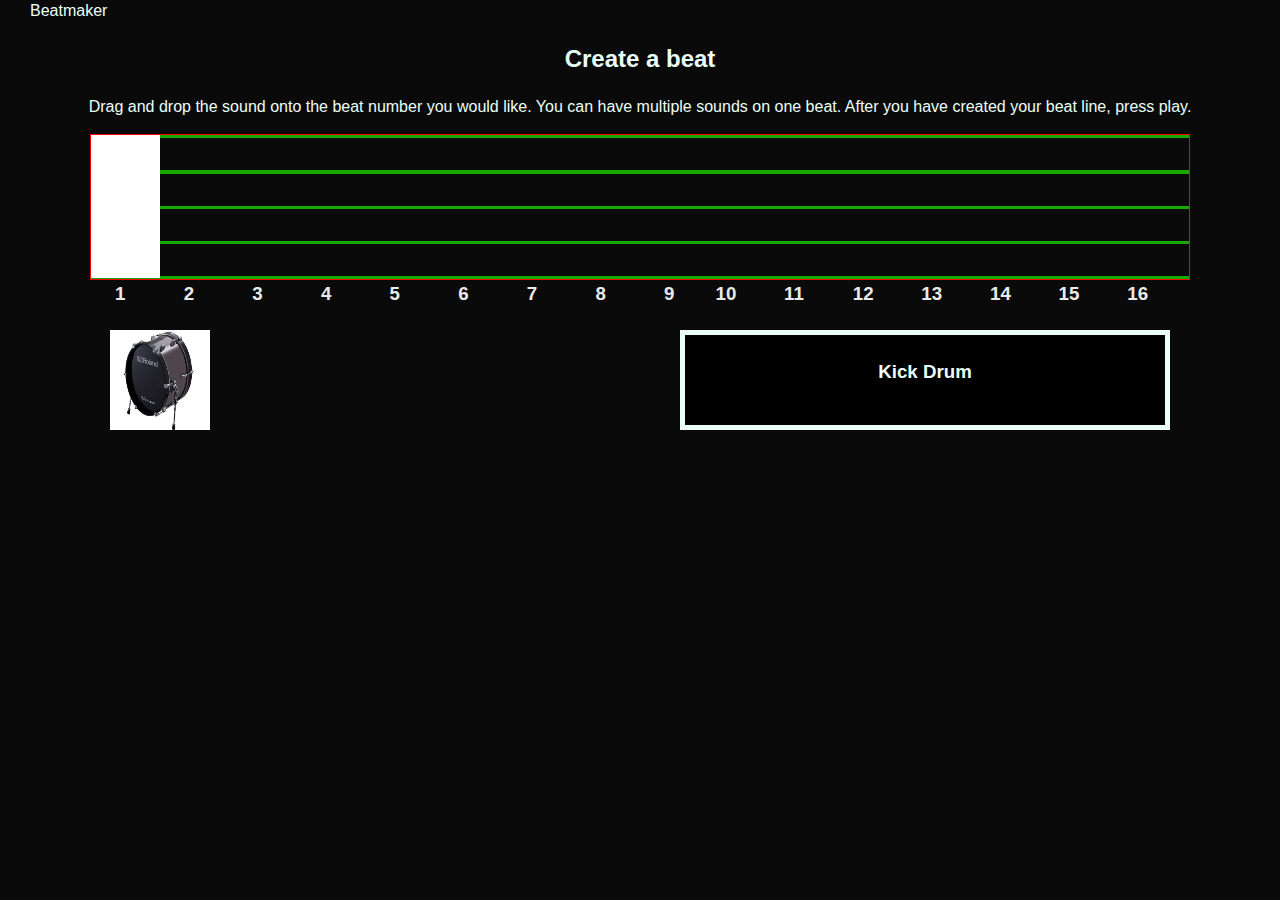
<file: beatmaker/testing/testDragDropAPI/testDragDropApi.html>
<DOCTYPE! html>
<html lang="en" dir="ltr">
    <head>
        <meta charset="utf-8">
        <meta content="width=device-width, initial-scale=1" name="viewport" />
        <title>Beatmaker</title>
        <!--<script src="https://d3js.org/d3.v5.min.js"></script>-->
<link rel="stylesheet" href="style1.css">
    </head>
    <body>
<div class="wrapper">
 <nav>
     <a href="#">Beatmaker</a>
  </nav>
  <section class="intro">
    <div><h2>Create a beat</h2></div>
    <p>Drag and drop the sound onto the beat number you would like. You can have multiple sounds on one beat. After you have created your beat line, press play.</p>
</section>
<section id="beatline">
    <div class="beatstaff"></div>
    <div class="beatstaff"></div>
    <div class="beatstaff"></div>
    <div class="beatstaff"></div>
    <div class="beatstaff"></div>
<div id="beat1" class="beatsection"><div class="beatbox" style="opacity: 1" ondrop="drop(event)" ondragover="allowDrop(event)"></div><h3 class="beatsingledigit">1</h3></div>
<div id="beat2" class="beatsection"><div class="beatbox"></div><h3 class="beatsingledigit">2</h3></div>
<div id="beat3" class="beatsection"><div class="beatbox"></div><h3 class="beatsingledigit">3</h3></div>
<div id="beat4" class="beatsection"><div class="beatbox"></div><h3 class="beatsingledigit">4</h3></div>
<div id="beat5" class="beatsection"><div class="beatbox"></div><h3 class="beatsingledigit">5</h3></div>
<div id="beat6" class="beatsection"><div class="beatbox"></div><h3 class="beatsingledigit">6</h3></div>
<div id="beat7" class="beatsection"><div class="beatbox"></div><h3 class="beatsingledigit">7</h3></div>
<div id="beat8" class="beatsection"><div class="beatbox"></div><h3 class="beatsingledigit">8</h3></div>
<div id="beat9" class="beatsection"><div class="beatbox"></div><h3 class="beatsingledigit">9</h3></div>
<div id="beat10" class="beatsection"><div class="beatbox"></div><h3 class="beatdoubledigit">10</h3></div>
<div id="beat11" class="beatsection"><div class="beatbox"></div><h3 class="beatdoubledigit">11</h3></div>
<div id="beat12" class="beatsection"><div class="beatbox"></div><h3 class="beatdoubledigit">12</h3></div>
<div id="beat13" class="beatsection"><div class="beatbox"></div><h3 class="beatdoubledigit">13</h3></div>
<div id="beat14" class="beatsection"><div class="beatbox"></div><h3 class="beatdoubledigit">14</h3></div>
<div id="beat15" class="beatsection"><div class="beatbox"></div><h3 class="beatdoubledigit">15</h3></div>
<div id="beat16" class="beatsection"><div class="beatbox"></div><h3 class="beatdoubledigit">16</h3></div>

</section>
<section class="boxes">
<img id="drag1" src="kickdrum.jpg" draggable="true" ondragstart="drag(event)" width="100" height="100">
    <div class="box" id="KickDrum" onclick="playSound(this)" draggable="true">


    <h3>Kick Drum</h3>
    <!--<audio id="KickDrumAudio" src="sounds/KickDrum.wav"></audio>-->
    </div>
    </section>
</div>
<script src="testdragdrop.js"></script>
</body>
</html>
</file>
<file: beatmaker/style_createbeat.css>
@import url('https://fonts.googleapis.com/css2?family=ABeeZee&family=Chewy&display=swap');

:root {
  --gradient: linear-gradient(to left, #F073A1, #19EEF6);
  --text-color: #EBFFF8;
  --black: #0A0A0A;
}

/* GENERAL SETTINGS */
html{
/* If we do any padding, it won't affect the width of the element*/
box-sizing: border-box;
font-family: 'ABeeZee', sans-serif;
}
body{
     background: var(--black);
     margin: 0px 1.875rem;
     line-height: 1.4;
     color: var(--text-color);
}
h2, h4{
margin: 0;
padding:0;
text-align: center;
}

a{
text-decoration: none;
color: var(--gradient);
}


p{
padding: 0;
font-size: 1.125rem;
margin: auto;
}

#title
{
    /*color: var(--gradient);*/
    font-family: 'Chewy', cursive;
    font-size: 2rem;
    background: var(--gradient);
    -webkit-background-clip: text;
    -webkit-text-fill-color: transparent;
}

/* INTRO SECTION */
#intro {
text-align: center;
}
#instructions {
margin: 0 20% 1rem 20%;
}


/* PLAY BEAT AND SET TEMPO SECTION */
#playBeatSetTempo{
display: flex;
flex-direction: row;
justify-content: center;
align-items: center;
margin-bottom: 2rem;
}

#playBeatSetTempo h4 + h4{
    margin-left: 4rem;
}
#playBeatButton {
background: var(--black);
color: var(--text-color);
border: none;
margin: 0.25rem;
font-size: 1.125rem;
font-family: 'ABeeZee', sans-serif;
}

span{
    border: 0.25rem solid;
    border-image-slice: 1;
    border-image-source:var(--gradient);
    margin-right: 6rem;

}



/*BEAT CONTAINER SECTION */

#beatcontainer {
    display: grid;
    grid-template-columns: 9.2rem repeat(16, minmax(3rem,1fr));
/*9.1rem repeat(16, 3rem);*/
    grid-template-areas: "keycol col1 col2 col3 col4 col5 col6 col7 col8 col9 col10 col11 col12 col13 col14 col15 col16";
    grid-gap: 0.625rem;
    justify-content: center;
}

.beatbox {
    width: 2rem;
    height: 2rem;
    background: #EBFFF8;
    margin: 0 0.625rem 0.625rem 0.625rem;
}

.boxSelected{
background: linear-gradient(to left, #F073A1, #19EEF6);
}

.item{
display: flex;
flex-direction: row;

}

.space {
margin-bottom: 0.625rem;
}

.focus {
    border: 0.0625rem solid white;
    border-image-slice: 1;
    border-width: 0.25rem;
    border-image-source:var(--gradient);
}

@media(max-width: 1024px)
{

    #beatcontainer{
    grid-template-columns: 9.2rem repeat(8, 3rem);
    grid-template-areas: "keycol col1 col2 col3 col4 col5 col6 col7 col8"
    ". col9 col10 col11 col12 col13 col14 col15 col16";
    grid-template-rows: 1fr 1fr;
}
}


@media(max-width: 635px)
{
    nav{
    padding-top: 0.2rem;
    text-align: center;
    }
    #instructions {
    margin: 0 0 1rem 0;
    }
    span{
        margin-right: 1rem;
    }
    #beatcontainer{
    grid-template-columns: 9.2rem repeat(4, 3rem);
    grid-template-areas: "keycol col1 col2 col3 col4"
    ". col5 col6 col7 col8"
    ". col9 col10 col11 col12"
    ". col13 col14 col15 col16";
    grid-template-rows: 1fr 1fr;
}
}

@media(max-width: 410px)
{

    #beatcontainer{
    grid-template-columns: 9.2rem repeat(2, 3rem);
    grid-template-areas: "keycol col1 col2"
    ". col3 col4"
    ". col5 col6"
    ". col7 col8"
    ". col9 col10"
    ". col11 col12"
    ". col13 col14"
    ". col15 col16";
    grid-template-rows: 1fr 1fr;
}
#createbeat h2{
font-family: 'Chewy', cursive;
font-size: 2.5rem;
}
#instructions p{
font-size: 1.5rem;
}
nav{
padding-top: 0.2rem;
}
}
</file>
<file: beatmaker/testing/testDragDropAPI/style1.css>
html{
/* If we do any padding, it won't affect the width of the element*/
box-sizing: border-box;
font-family: Arial, Helvetica, sans-serif;
}

body{
     background: #0A0A0A;
     margin: 0px 30px;
     line-height: 1.4;
     min-height: 100vh;
     color: #EBFFF8;
}
h3{
margin: 0;
padding:0;
}
#wrapper{
/*display: grid;
grid-gap: 20px;
justify-items: center;
align-items: center;*/

}
.intro {
text-align: center;
}
a{
text-decoration: none;
color: #EBFFF8;
}
.createbeat
{
padding: 15px;
border: 5px solid;
border-image-slice: 1;
border-image-source:linear-gradient(to left, #F073A1, #19EEF6);
}
.boxes{
display: grid;
grid-gap: 80px;
/*Here it will automatically adjust and go to a seperate row*/
grid-template-columns: repeat(auto-fit, minmax(150px, 1fr));
margin: 0 5rem;
margin-top: 50px;
}
.box {
    background: black;
    text-align: center;
    padding: 1.5rem 2rem;
    box-shadow: #000;
    border: 5px solid #EBFFF8;

/*linear-gradient(90deg, rgba(41,229,243,1) 14%, rgba(246,111,157,1) 69%);*/
}

/* BEATLINE STAFF*/
#beatline{
    position: relative;
    border: 1px solid red;
    width: 90%;
    margin: auto;
    display: flex;
    flex-direction: column;
    justify-content: center;
    align-items: center;
}
/* STAFF LINES */
.beatstaff{
    width: 100%;
    height: 0.2rem;
    background: #17a900;
}
.beatstaff + .beatstaff {
margin-top: 2rem;
}

/* BEAT NUMBER SUB SECTION */
.beatsection{
    position: absolute;
    width: 6.25%;
    height: 110%;
    top: 0%;
}

.beatbox{
    width: 100%;
    height: 90%;
    background: #fff;
    /*remember that the boxes exist!!*/
    opacity: 0;
}

.beatboxcompleted {
    opacity: 1;
}

.beatboxhover {
    width: 100%;
    height: 90%;
    background: #fff;
    border: 2px solid yellow;
    /*remember that the boxes exist!!*/
    opacity: 0.5;
}

.beatsingledigit{
    position: absolute;
    color:#eaeaea;
    top: 92%;
    left: 35%
}
.beatdoubledigit{
    position: absolute;
    color:#eaeaea;
    top: 92%;
    left: 10%
}

/* BEAT 1*/
#beat1{
left: 0%;
}

#beat2{
left:6.25%;
}

#beat3{
left:12.5%;
}

#beat4{
left:18.75%;
}

#beat5{
left:25%;
}

#beat6{
left:31.25%;
}

#beat7{
left:37.5%;
}

#beat8{
left:43.75%;
}

#beat9{
left:50%;
}

#beat10{
left:56.25%;
}

#beat11{
left:62.5%;
}

#beat12{
left:68.75%;
}

#beat13{
left:75%;
}

#beat14{
left:81.25%;
}

#beat15{
left:87.5%;
}

#beat16{
left:93.75%;
}

@keyframes movingGradient{
    0% {
    		background-position: 0% 50%;
    	}
    	50% {
    		background-position: 100% 50%;
    	}
    	100% {
    		background-position: 0% 50%;
    	}

}
.box:hover {
    border-image-slice: 1;
    border-width: 5px;
    border-image-source:linear-gradient(to left, #F073A1, #19EEF6);
    animation-name: movingGradient;
    animation-duration: 3s;
    animation-iteration-count: infinite;
/*linear-gradient(90deg, rgba(41,229,243,1) 14%, rgba(246,111,157,1) 69%);*/
}
</file>
